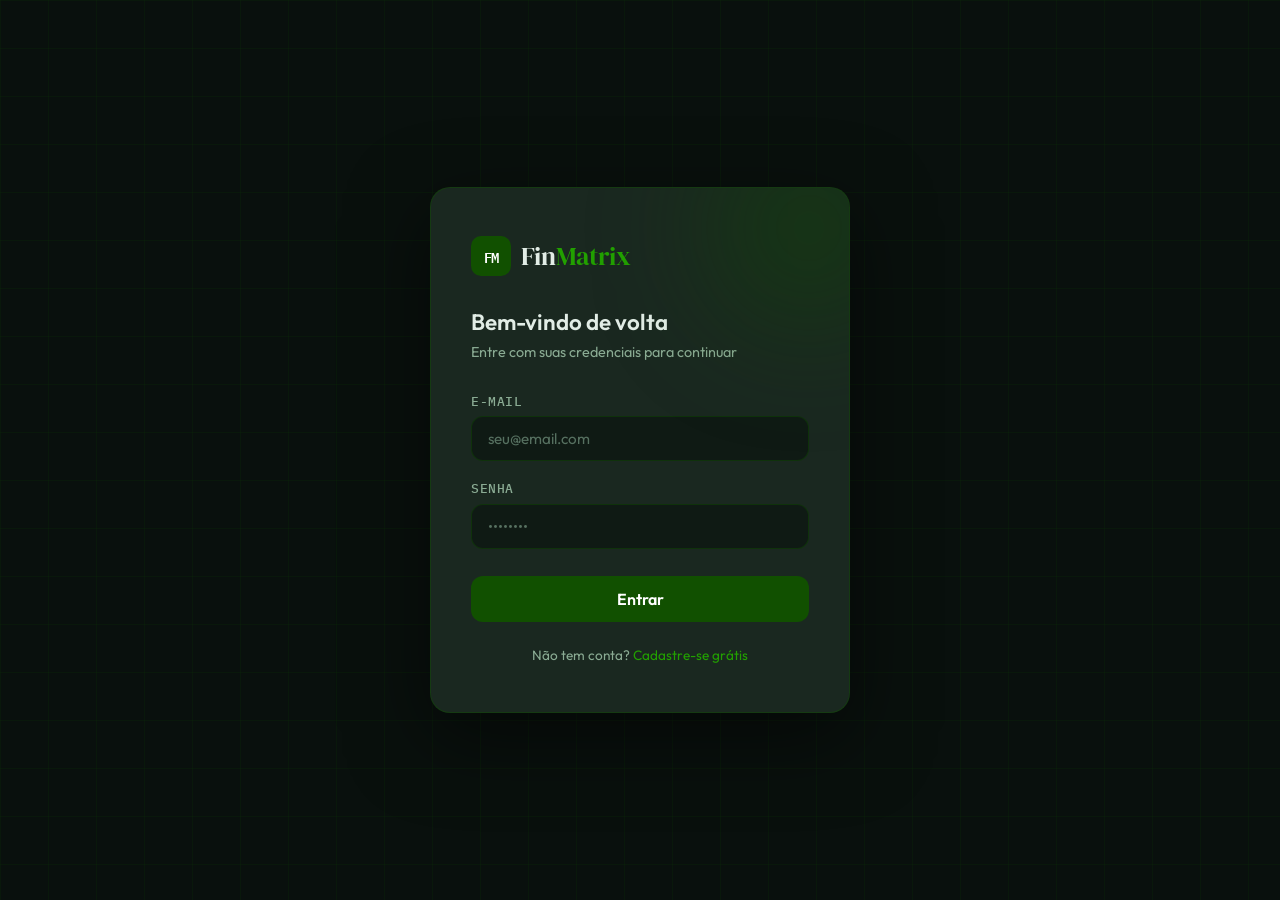
<file: index.html>
<!DOCTYPE html>
<html lang="pt-BR" data-theme="dark">
<head>
<meta charset="UTF-8">
<meta name="viewport" content="width=device-width, initial-scale=1.0">
<title>FinMatrix</title>
<link rel="preconnect" href="https://fonts.googleapis.com">
<link href="https://fonts.googleapis.com/css2?family=DM+Serif+Display:ital@0;1&family=IBM+Plex+Mono:wght@400;500;600&family=Outfit:wght@300;400;500;600&display=swap" rel="stylesheet">
<style>
*,*::before,*::after{box-sizing:border-box;margin:0;padding:0}

:root{
  --accent:#115000;
  --accent-l:#1a7800;
  --accent-ll:#22a000;
  --accent-glow:rgba(17,80,0,0.35);
  --radius:12px;
  --mono:'IBM Plex Mono',monospace;
  --sans:'Outfit',sans-serif;
  --serif:'DM Serif Display',serif;
  --transition:0.22s ease;
}

[data-theme="dark"]{
  --bg:#09100d;
  --bg2:#0f1a14;
  --bg3:#162010;
  --surface:#1a2820;
  --surface2:#213222;
  --border:rgba(17,80,0,0.25);
  --border2:rgba(17,80,0,0.45);
  --text:#e2ede6;
  --text2:#8aab93;
  --text3:#567060;
  --shadow:rgba(0,0,0,0.5);
}
[data-theme="light"]{
  --bg:#f4f8f5;
  --bg2:#eaf2ec;
  --bg3:#ddf0e2;
  --surface:#ffffff;
  --surface2:#f0f7f2;
  --border:rgba(17,80,0,0.15);
  --border2:rgba(17,80,0,0.35);
  --text:#0d1f12;
  --text2:#3a6647;
  --text3:#7aaa88;
  --shadow:rgba(17,80,0,0.08);
}

html{scroll-behavior:smooth}
body{
  font-family:var(--sans);
  background:var(--bg);
  color:var(--text);
  min-height:100vh;
  transition:background var(--transition),color var(--transition);
}

/* ── GRID BG ── */
body::before{
  content:'';
  position:fixed;inset:0;
  background-image:
    linear-gradient(var(--border) 1px,transparent 1px),
    linear-gradient(90deg,var(--border) 1px,transparent 1px);
  background-size:48px 48px;
  pointer-events:none;z-index:0;
  opacity:0.5;
}

/* ── PAGES ── */
.page{display:none;position:relative;z-index:1;min-height:100vh}
.page.active{display:flex;flex-direction:column}

/* ══════════════════════════════════════
   LOGIN
══════════════════════════════════════ */
#page-login{
  align-items:center;justify-content:center;
  padding:2rem;
}

.login-card{
  width:100%;max-width:420px;
  background:var(--surface);
  border:1px solid var(--border2);
  border-radius:20px;
  padding:3rem 2.5rem;
  box-shadow:0 24px 80px var(--shadow);
  position:relative;overflow:hidden;
}
.login-card::before{
  content:'';position:absolute;
  top:-60px;right:-60px;
  width:200px;height:200px;
  background:var(--accent-glow);
  border-radius:50%;filter:blur(60px);
  pointer-events:none;
}

.login-logo{
  display:flex;align-items:center;gap:10px;
  margin-bottom:2rem;
}
.login-logo-icon{
  width:40px;height:40px;
  background:var(--accent);
  border-radius:10px;
  display:flex;align-items:center;justify-content:center;
  font-family:var(--mono);font-weight:600;font-size:14px;
  color:#fff;letter-spacing:-1px;
}
.login-logo-name{
  font-family:var(--serif);font-size:1.6rem;
  color:var(--text);
}
.login-logo-name span{color:var(--accent-ll)}

.login-title{
  font-size:1.4rem;font-weight:600;
  margin-bottom:.4rem;color:var(--text);
}
.login-sub{font-size:.9rem;color:var(--text2);margin-bottom:2rem}

.field{margin-bottom:1.2rem}
.field label{
  display:block;font-size:.8rem;font-weight:500;
  color:var(--text2);margin-bottom:.4rem;
  font-family:var(--mono);letter-spacing:.04em;text-transform:uppercase;
}
.field input{
  width:100%;padding:.75rem 1rem;
  background:var(--bg2);
  border:1px solid var(--border2);
  border-radius:var(--radius);
  color:var(--text);font-size:.95rem;font-family:var(--sans);
  outline:none;transition:border-color var(--transition),box-shadow var(--transition);
}
.field input:focus{
  border-color:var(--accent-ll);
  box-shadow:0 0 0 3px var(--accent-glow);
}
.field input::placeholder{color:var(--text3)}

.btn-primary{
  width:100%;padding:.8rem;
  background:var(--accent);
  color:#fff;
  border:none;border-radius:var(--radius);
  font-family:var(--sans);font-weight:600;font-size:1rem;
  cursor:pointer;transition:background var(--transition),transform .1s;
  margin-top:.5rem;
}
.btn-primary:hover{background:var(--accent-l)}
.btn-primary:active{transform:scale(.98)}

.login-footer{
  text-align:center;margin-top:1.5rem;
  font-size:.85rem;color:var(--text2);
}
.login-footer a{color:var(--accent-ll);cursor:pointer;text-decoration:none}
.login-footer a:hover{text-decoration:underline}

.login-error{
  background:rgba(220,50,50,.1);border:1px solid rgba(220,50,50,.3);
  color:#f87;border-radius:8px;padding:.6rem 1rem;
  font-size:.85rem;margin-bottom:1rem;display:none;
}

/* ══════════════════════════════════════
   APP SHELL
══════════════════════════════════════ */
#page-app{flex-direction:row}

/* sidebar */
.sidebar{
  width:240px;min-height:100vh;
  background:var(--bg2);
  border-right:1px solid var(--border);
  display:flex;flex-direction:column;
  padding:1.5rem 0;
  position:fixed;top:0;left:0;bottom:0;
  z-index:50;transition:background var(--transition);
}

.sidebar-logo{
  display:flex;align-items:center;gap:10px;
  padding:0 1.5rem;margin-bottom:2rem;
}
.sidebar-logo-icon{
  width:36px;height:36px;background:var(--accent);
  border-radius:8px;display:flex;align-items:center;justify-content:center;
  font-family:var(--mono);font-weight:600;font-size:12px;color:#fff;
}
.sidebar-logo-name{font-family:var(--serif);font-size:1.3rem;color:var(--text)}
.sidebar-logo-name span{color:var(--accent-ll)}

.sidebar-section{
  font-family:var(--mono);font-size:.65rem;font-weight:500;
  color:var(--text3);text-transform:uppercase;letter-spacing:.1em;
  padding:0 1.5rem;margin-bottom:.5rem;margin-top:1rem;
}

.nav-item{
  display:flex;align-items:center;gap:.75rem;
  padding:.7rem 1.5rem;cursor:pointer;
  color:var(--text2);font-size:.9rem;font-weight:500;
  border-left:3px solid transparent;
  transition:all var(--transition);
}
.nav-item:hover{background:var(--surface);color:var(--text)}
.nav-item.active{
  background:var(--surface);
  color:var(--accent-ll);
  border-left-color:var(--accent-ll);
}
.nav-item svg{width:18px;height:18px;flex-shrink:0;opacity:.7}
.nav-item.active svg{opacity:1}

.sidebar-bottom{
  margin-top:auto;padding:1rem 1.5rem;
  border-top:1px solid var(--border);
}
.user-chip{
  display:flex;align-items:center;gap:.6rem;
  padding:.6rem;border-radius:10px;
  background:var(--surface);
}
.user-avatar{
  width:32px;height:32px;border-radius:50%;
  background:var(--accent);display:flex;align-items:center;justify-content:center;
  font-size:.8rem;font-weight:600;color:#fff;flex-shrink:0;
}
.user-name{font-size:.85rem;font-weight:500;color:var(--text);flex:1;min-width:0;white-space:nowrap;overflow:hidden;text-overflow:ellipsis}
.user-role{font-size:.7rem;color:var(--text2);font-family:var(--mono)}
.btn-logout{
  background:none;border:none;cursor:pointer;color:var(--text3);
  font-size:.8rem;font-family:var(--sans);transition:color var(--transition);
  padding:.3rem 0;width:100%;text-align:left;margin-top:.5rem;
}
.btn-logout:hover{color:var(--accent-ll)}

/* main area */
.main{
  margin-left:240px;flex:1;
  padding:2rem;min-height:100vh;
}

/* topbar */
.topbar{
  display:flex;align-items:center;justify-content:space-between;
  margin-bottom:2rem;
}
.topbar-title{font-family:var(--serif);font-size:1.8rem;color:var(--text)}
.topbar-sub{font-size:.85rem;color:var(--text2);font-family:var(--mono);margin-top:.2rem}

.theme-toggle{
  background:var(--surface);border:1px solid var(--border2);
  border-radius:100px;padding:.4rem .9rem;
  display:flex;align-items:center;gap:.5rem;
  cursor:pointer;font-size:.82rem;color:var(--text2);
  font-family:var(--mono);transition:all var(--transition);
}
.theme-toggle:hover{border-color:var(--accent-ll);color:var(--text)}

/* sub-tabs */
.tab-bar{
  display:flex;gap:.4rem;
  border-bottom:1px solid var(--border);
  margin-bottom:2rem;
}
.tab{
  padding:.6rem 1.2rem;font-size:.88rem;font-weight:500;
  border-radius:8px 8px 0 0;cursor:pointer;color:var(--text2);
  border:1px solid transparent;border-bottom:none;
  transition:all var(--transition);
}
.tab:hover{color:var(--text);background:var(--surface2)}
.tab.active{
  color:var(--accent-ll);background:var(--surface);
  border-color:var(--border2);
  position:relative;
}
.tab.active::after{
  content:'';position:absolute;bottom:-1px;left:0;right:0;height:1px;
  background:var(--surface);
}

.tab-panel{display:none}
.tab-panel.active{display:block}

/* cards */
.card{
  background:var(--surface);
  border:1px solid var(--border);
  border-radius:var(--radius);
  padding:1.4rem;
  transition:background var(--transition);
}
.card-title{
  font-size:.7rem;font-weight:500;font-family:var(--mono);
  text-transform:uppercase;letter-spacing:.08em;
  color:var(--text2);margin-bottom:.5rem;
}
.card-value{
  font-size:1.8rem;font-weight:600;color:var(--text);
  font-family:var(--mono);letter-spacing:-.03em;
}
.card-sub{font-size:.8rem;color:var(--text2);margin-top:.3rem}
.card-sub.positive{color:#4caf7d}
.card-sub.negative{color:#e07070}
.card-sub.neutral{color:var(--accent-ll)}

.grid-4{display:grid;grid-template-columns:repeat(4,1fr);gap:1rem;margin-bottom:1.5rem}
.grid-2{display:grid;grid-template-columns:1fr 1fr;gap:1rem;margin-bottom:1.5rem}

/* section title */
.section-title{
  font-size:1rem;font-weight:600;color:var(--text);
  margin-bottom:1rem;display:flex;align-items:center;gap:.5rem;
}
.section-title::before{
  content:'';display:block;width:3px;height:16px;
  background:var(--accent-ll);border-radius:2px;
}

/* status badge */
.badge{
  display:inline-block;
  padding:.25rem .7rem;border-radius:100px;
  font-size:.72rem;font-family:var(--mono);font-weight:500;
}
.badge-green{background:rgba(34,160,0,.12);color:var(--accent-ll);border:1px solid rgba(34,160,0,.25)}
.badge-amber{background:rgba(200,150,0,.12);color:#d4a017;border:1px solid rgba(200,150,0,.2)}
.badge-red{background:rgba(220,60,60,.12);color:#e07070;border:1px solid rgba(220,60,60,.2)}

/* progress bar */
.prog-wrap{margin-bottom:1rem}
.prog-header{display:flex;justify-content:space-between;font-size:.82rem;color:var(--text2);margin-bottom:.4rem}
.prog-bar{height:8px;background:var(--bg3);border-radius:4px;overflow:hidden}
.prog-fill{height:100%;border-radius:4px;background:var(--accent);transition:width .6s ease}

/* transações */
.tx-row{
  display:flex;align-items:center;justify-content:space-between;
  padding:.8rem 1rem;border-radius:10px;
  background:var(--surface2);margin-bottom:.5rem;
  border:1px solid var(--border);
}
.tx-name{font-size:.9rem;color:var(--text);font-weight:500}
.tx-cat{font-size:.75rem;color:var(--text2);font-family:var(--mono);margin-top:.1rem}
.tx-val{font-family:var(--mono);font-weight:600;font-size:.9rem}

/* rec cards */
.rec-card{
  background:var(--surface);border:1px solid var(--border);
  border-radius:var(--radius);padding:1.2rem 1.4rem;
  margin-bottom:.8rem;display:flex;align-items:flex-start;gap:1rem;
}
.rec-icon{
  width:40px;height:40px;border-radius:10px;flex-shrink:0;
  display:flex;align-items:center;justify-content:center;font-size:1.1rem;
}
.rec-icon.green{background:rgba(17,80,0,.15)}
.rec-icon.amber{background:rgba(200,150,0,.12)}
.rec-icon.red{background:rgba(220,60,60,.1)}
.rec-body{flex:1}
.rec-title{font-weight:600;font-size:.95rem;color:var(--text);margin-bottom:.3rem}
.rec-desc{font-size:.85rem;color:var(--text2);line-height:1.6}
.rec-impact{
  font-family:var(--mono);font-size:.8rem;font-weight:500;
  margin-top:.5rem;
}

/* metas */
.meta-card{
  background:var(--surface);border:1px solid var(--border);
  border-radius:var(--radius);padding:1.4rem;margin-bottom:.8rem;
}
.meta-header{display:flex;justify-content:space-between;align-items:flex-start;margin-bottom:1rem}
.meta-name{font-weight:600;font-size:.95rem;color:var(--text)}
.meta-deadline{font-size:.75rem;color:var(--text2);font-family:var(--mono);margin-top:.2rem}
.meta-valor{font-family:var(--mono);font-size:.85rem;font-weight:500;color:var(--accent-ll)}

/* ── MODELO MATEMÁTICO ── */
.matrix-section{
  background:var(--surface);border:1px solid var(--border);
  border-radius:var(--radius);padding:1.6rem;margin-bottom:1.5rem;
}
.matrix-label{
  font-family:var(--mono);font-size:.75rem;color:var(--accent-ll);
  letter-spacing:.08em;text-transform:uppercase;margin-bottom:1rem;
  display:flex;align-items:center;gap:.5rem;
}
.matrix-label::before{content:'[ ]';opacity:.5}
.matrix-eq{
  font-family:var(--mono);font-size:1.1rem;color:var(--text);
  margin-bottom:1.5rem;display:flex;align-items:center;gap:1rem;flex-wrap:wrap;
}
.matrix-eq .eq-sym{color:var(--accent-ll);font-size:1.3rem}

.matrix-grid{
  display:inline-grid;
  border-left:3px solid var(--text2);border-right:3px solid var(--text2);
  padding:.5rem .8rem;gap:.4rem;
  position:relative;
}
.matrix-grid::before,.matrix-grid::after{
  content:'';position:absolute;
  width:8px;height:calc(100% + 6px);top:-3px;
  border-top:3px solid var(--text2);border-bottom:3px solid var(--text2);
}
.matrix-grid::before{left:-3px}
.matrix-grid::after{right:-3px}

.matrix-input{
  width:64px;padding:.4rem .5rem;
  background:var(--bg2);border:1px solid var(--border2);
  border-radius:6px;color:var(--text);font-family:var(--mono);
  font-size:.9rem;text-align:center;outline:none;
  transition:border-color var(--transition),box-shadow var(--transition);
}
.matrix-input:focus{border-color:var(--accent-ll);box-shadow:0 0 0 2px var(--accent-glow)}

.vec-grid{
  display:inline-grid;grid-template-columns:1fr;
  border-left:3px solid var(--text2);border-right:3px solid var(--text2);
  padding:.5rem .8rem;gap:.4rem;
  position:relative;
}
.vec-grid::before,.vec-grid::after{
  content:'';position:absolute;
  width:8px;height:calc(100% + 6px);top:-3px;
  border-top:3px solid var(--text2);border-bottom:3px solid var(--text2);
}
.vec-grid::before{left:-3px}
.vec-grid::after{right:-3px}

.btn-solve{
  background:var(--accent);color:#fff;border:none;
  padding:.75rem 2rem;border-radius:var(--radius);
  font-family:var(--mono);font-weight:600;font-size:.9rem;
  cursor:pointer;transition:background var(--transition),transform .1s;
  display:flex;align-items:center;gap:.5rem;margin-top:1.5rem;
}
.btn-solve:hover{background:var(--accent-l)}
.btn-solve:active{transform:scale(.97)}

.solution-box{
  background:var(--bg2);border:1px solid var(--border2);
  border-radius:var(--radius);padding:1.2rem 1.4rem;
  margin-top:1rem;display:none;
}
.solution-box.visible{display:block}
.sol-label{font-family:var(--mono);font-size:.72rem;color:var(--text3);text-transform:uppercase;letter-spacing:.08em;margin-bottom:.8rem}
.sol-vec{display:flex;gap:.5rem;flex-wrap:wrap}
.sol-cell{
  background:var(--surface);border:1px solid var(--border2);
  border-radius:8px;padding:.5rem 1rem;
  font-family:var(--mono);font-size:.95rem;color:var(--accent-ll);
  font-weight:500;
}
.sol-err{color:#e07070;font-family:var(--mono);font-size:.85rem}

.matrix-size-ctrl{
  display:flex;align-items:center;gap:.75rem;margin-bottom:1.5rem;flex-wrap:wrap;
}
.matrix-size-ctrl label{font-size:.82rem;color:var(--text2);font-family:var(--mono)}
.size-btn{
  background:var(--surface2);border:1px solid var(--border2);
  color:var(--text);border-radius:6px;padding:.3rem .7rem;
  font-family:var(--mono);font-size:.85rem;cursor:pointer;
  transition:all var(--transition);
}
.size-btn:hover{border-color:var(--accent-ll);color:var(--accent-ll)}
.size-display{
  font-family:var(--mono);font-size:.9rem;font-weight:600;
  color:var(--accent-ll);min-width:24px;text-align:center;
}

/* mini chart bars */
.chart-bars{display:flex;align-items:flex-end;gap:6px;height:80px;margin-top:.8rem}
.bar{
  flex:1;border-radius:4px 4px 0 0;
  background:rgba(17,80,0,.25);position:relative;min-height:6px;
  transition:background .2s;cursor:default;
}
.bar.hi{background:var(--accent)}
.bar:hover{background:var(--accent-ll)!important}
.bar-lbl{
  position:absolute;bottom:-18px;left:50%;transform:translateX(-50%);
  font-family:var(--mono);font-size:.6rem;color:var(--text3);white-space:nowrap;
}

@media(max-width:860px){
  .sidebar{transform:translateX(-100%)}
  .main{margin-left:0}
  .grid-4{grid-template-columns:1fr 1fr}
}
@media(max-width:540px){
  .grid-4{grid-template-columns:1fr}
  .grid-2{grid-template-columns:1fr}
}
</style>
</head>
<body>

<!-- ══════════════ LOGIN ══════════════ -->
<div class="page active" id="page-login">
  <div class="login-card">
    <div class="login-logo">
      <div class="login-logo-icon">FM</div>
      <div class="login-logo-name">Fin<span>Matrix</span></div>
    </div>
    <div class="login-title">Bem-vindo de volta</div>
    <div class="login-sub">Entre com suas credenciais para continuar</div>
    <div class="login-error" id="login-error">E-mail ou senha incorretos.</div>
    <div class="field">
      <label>E-mail</label>
      <input type="email" id="inp-email" placeholder="seu@email.com" autocomplete="email">
    </div>
    <div class="field">
      <label>Senha</label>
      <input type="password" id="inp-senha" placeholder="••••••••" autocomplete="current-password">
    </div>
    <button class="btn-primary" onclick="doLogin()">Entrar</button>
    <div class="login-footer">
      Não tem conta? <a onclick="doLogin()">Cadastre-se grátis</a>
    </div>
  </div>
</div>

<!-- ══════════════ APP ══════════════ -->
<div class="page" id="page-app">

  <!-- SIDEBAR -->
  <nav class="sidebar">
    <div class="sidebar-logo">
      <div class="sidebar-logo-icon">FM</div>
      <div class="sidebar-logo-name">Fin<span>Matrix</span></div>
    </div>

    <div class="sidebar-section">Principal</div>
    <div class="nav-item active" onclick="showNav('dashboard',this)">
      <svg viewBox="0 0 24 24" fill="none" stroke="currentColor" stroke-width="2"><rect x="3" y="3" width="7" height="7" rx="1"/><rect x="14" y="3" width="7" height="7" rx="1"/><rect x="3" y="14" width="7" height="7" rx="1"/><rect x="14" y="14" width="7" height="7" rx="1"/></svg>
      Dashboard
    </div>
    <div class="nav-item" onclick="showNav('recomendacoes',this)">
      <svg viewBox="0 0 24 24" fill="none" stroke="currentColor" stroke-width="2"><path d="M9 18h6M10 22h4M12 2a7 7 0 0 1 7 7c0 2.38-1.19 4.47-3 5.74V17H8v-2.26C6.19 13.47 5 11.38 5 9a7 7 0 0 1 7-7z"/></svg>
      Recomendações
    </div>
    <div class="nav-item" onclick="showNav('metas',this)">
      <svg viewBox="0 0 24 24" fill="none" stroke="currentColor" stroke-width="2"><circle cx="12" cy="12" r="10"/><circle cx="12" cy="12" r="6"/><circle cx="12" cy="12" r="2"/></svg>
      Metas
    </div>
    <div class="nav-item" onclick="showNav('modelo',this)">
      <svg viewBox="0 0 24 24" fill="none" stroke="currentColor" stroke-width="2"><path d="M4 7h16M4 12h16M4 17h16M9 2v20M15 2v20"/></svg>
      Modelo Matemático
    </div>

    <div class="sidebar-bottom">
      <div class="user-chip">
        <div class="user-avatar">EA</div>
        <div>
          <div class="user-name">Everton Andrade</div>
          <div class="user-role">Plano Pro</div>
        </div>
      </div>
      <button class="btn-logout" onclick="doLogout()">← Sair da conta</button>
    </div>
  </nav>

  <!-- MAIN -->
  <main class="main">

    <!-- topbar -->
    <div class="topbar">
      <div>
        <div class="topbar-title" id="topbar-title">Dashboard</div>
        <div class="topbar-sub" id="topbar-sub">Visão geral · Julho 2025</div>
      </div>
      <button class="theme-toggle" onclick="toggleTheme()" id="theme-btn">☀ Modo claro</button>
    </div>

    <!-- ── DASHBOARD ── -->
    <div id="nav-dashboard" class="nav-panel">
      <div class="grid-4">
        <div class="card">
          <div class="card-title">Saldo consolidado</div>
          <div class="card-value">R$48.320</div>
          <div class="card-sub positive">↑ 12,4% este mês</div>
        </div>
        <div class="card">
          <div class="card-title">Receitas</div>
          <div class="card-value">R$9.700</div>
          <div class="card-sub positive">↑ +R$1.200 vs mês ant.</div>
        </div>
        <div class="card">
          <div class="card-title">Despesas</div>
          <div class="card-value">R$7.450</div>
          <div class="card-sub negative">↑ +R$320 vs mês ant.</div>
        </div>
        <div class="card">
          <div class="card-title">Cumprimento de metas</div>
          <div class="card-value">87%</div>
          <div class="card-sub neutral">→ R$1.2k restam</div>
        </div>
      </div>

      <!-- status modelo -->
      <div class="card" style="margin-bottom:1.5rem;border-color:rgba(34,160,0,.3)">
        <div style="display:flex;align-items:center;justify-content:space-between;flex-wrap:wrap;gap:.5rem">
          <div>
            <div class="card-title">Status do modelo matricial</div>
            <div style="font-size:.95rem;font-weight:600;color:var(--text);margin-bottom:.3rem">
              Sistema Ax = b processado <span class="badge badge-green" style="margin-left:.5rem">✓ Ok</span>
            </div>
            <div style="font-size:.85rem;color:var(--text2)">3 variáveis fora do equilíbrio · Meta atingível em 47 dias</div>
          </div>
          <button class="btn-solve" style="margin-top:0" onclick="showNav('modelo',document.querySelectorAll('.nav-item')[3])">Ver modelo →</button>
        </div>
      </div>

      <div class="grid-2">
        <div class="card">
          <div class="section-title">Distribuição de gastos</div>
          <div class="chart-bars">
            <div class="bar" style="height:58%"><span class="bar-lbl">Moradia</span></div>
            <div class="bar" style="height:32%"><span class="bar-lbl">Alimentação</span></div>
            <div class="bar hi" style="height:78%"><span class="bar-lbl">Transporte</span></div>
            <div class="bar" style="height:45%"><span class="bar-lbl">Lazer</span></div>
            <div class="bar" style="height:20%"><span class="bar-lbl">Saúde</span></div>
            <div class="bar" style="height:28%"><span class="bar-lbl">Educação</span></div>
          </div>
        </div>
        <div class="card">
          <div class="section-title">Últimas transações</div>
          <div class="tx-row">
            <div><div class="tx-name">Salário</div><div class="tx-cat">Receita</div></div>
            <div class="tx-val" style="color:#4caf7d">+R$8.500</div>
          </div>
          <div class="tx-row">
            <div><div class="tx-name">Supermercado</div><div class="tx-cat">Alimentação</div></div>
            <div class="tx-val" style="color:#e07070">-R$320</div>
          </div>
          <div class="tx-row">
            <div><div class="tx-name">Freelance</div><div class="tx-cat">Receita extra</div></div>
            <div class="tx-val" style="color:#4caf7d">+R$1.200</div>
          </div>
          <div class="tx-row">
            <div><div class="tx-name">Conta de luz</div><div class="tx-cat">Utilidades</div></div>
            <div class="tx-val" style="color:#e07070">-R$180</div>
          </div>
        </div>
      </div>
    </div>

    <!-- ── RECOMENDAÇÕES ── -->
    <div id="nav-recomendacoes" class="nav-panel" style="display:none">
      <div class="card" style="margin-bottom:1.5rem;border-color:rgba(34,160,0,.3)">
        <div style="font-size:.85rem;color:var(--text2);font-family:var(--mono)">
          Baseado na solução do sistema <strong style="color:var(--accent-ll)">Ax = b</strong> com seus dados reais · 4 ajustes identificados
        </div>
      </div>

      <div class="section-title">Plano de ajuste automático</div>

      <div class="rec-card">
        <div class="rec-icon red">📉</div>
        <div class="rec-body">
          <div class="rec-title">Reduzir gastos com lazer</div>
          <div class="rec-desc">Seus gastos com lazer estão 38% acima do vetor ótimo calculado pelo modelo. A variável x₃ indica necessidade de ajuste imediato.</div>
          <div class="rec-impact" style="color:#e07070">Economia potencial: -R$ 420/mês <span class="badge badge-red" style="margin-left:.5rem">Urgente</span></div>
        </div>
      </div>

      <div class="rec-card">
        <div class="rec-icon red">🏠</div>
        <div class="rec-body">
          <div class="rec-title">Renegociar moradia</div>
          <div class="rec-desc">A variável moradia representa 42% do orçamento. O modelo indica que o coeficiente ideal seria ≤ 30% da receita total.</div>
          <div class="rec-impact" style="color:#e07070">Economia potencial: -R$ 800/mês <span class="badge badge-red" style="margin-left:.5rem">Urgente</span></div>
        </div>
      </div>

      <div class="rec-card">
        <div class="rec-icon green">💰</div>
        <div class="rec-body">
          <div class="rec-title">Aumentar reserva de emergência</div>
          <div class="rec-desc">A solução do sistema indica que aportar R$ 300/mês garante 6 meses de reserva em 14 meses, sem comprometer outras metas.</div>
          <div class="rec-impact" style="color:var(--accent-ll)">Aporte sugerido: +R$ 300/mês <span class="badge badge-green" style="margin-left:.5rem">Recomendado</span></div>
        </div>
      </div>

      <div class="rec-card">
        <div class="rec-icon amber">📊</div>
        <div class="rec-body">
          <div class="rec-title">Revisar assinaturas fixas</div>
          <div class="rec-desc">Identificamos R$ 185/mês em serviços recorrentes com baixa utilização no último trimestre.</div>
          <div class="rec-impact" style="color:#d4a017">Economia potencial: -R$ 185/mês <span class="badge badge-amber" style="margin-left:.5rem">Atenção</span></div>
        </div>
      </div>
    </div>

    <!-- ── METAS ── -->
    <div id="nav-metas" class="nav-panel" style="display:none">
      <div class="grid-4" style="margin-bottom:1.5rem">
        <div class="card">
          <div class="card-title">Total de metas</div>
          <div class="card-value">4</div>
          <div class="card-sub neutral">→ 2 no prazo</div>
        </div>
        <div class="card">
          <div class="card-title">Em dia</div>
          <div class="card-value" style="color:#4caf7d">2</div>
          <div class="card-sub positive">↑ no caminho certo</div>
        </div>
        <div class="card">
          <div class="card-title">Atrasadas</div>
          <div class="card-value" style="color:#e07070">1</div>
          <div class="card-sub negative">↓ revisão necessária</div>
        </div>
        <div class="card">
          <div class="card-title">Concluídas</div>
          <div class="card-value">1</div>
          <div class="card-sub positive">✓ este mês</div>
        </div>
      </div>

      <div class="section-title">Suas metas</div>

      <div class="meta-card">
        <div class="meta-header">
          <div><div class="meta-name">Reserva de emergência</div><div class="meta-deadline">Prazo: dezembro 2025</div></div>
          <div><div class="meta-valor">R$4.200 / R$6.000</div><span class="badge badge-green">No prazo</span></div>
        </div>
        <div class="prog-bar"><div class="prog-fill" style="width:70%"></div></div>
        <div style="font-size:.75rem;color:var(--text2);margin-top:.4rem;font-family:var(--mono)">70% concluído</div>
      </div>

      <div class="meta-card">
        <div class="meta-header">
          <div><div class="meta-name">Viagem internacional</div><div class="meta-deadline">Prazo: março 2026</div></div>
          <div><div class="meta-valor">R$3.500 / R$8.000</div><span class="badge badge-amber">Atenção</span></div>
        </div>
        <div class="prog-bar"><div class="prog-fill" style="width:44%;background:#d4a017"></div></div>
        <div style="font-size:.75rem;color:var(--text2);margin-top:.4rem;font-family:var(--mono)">44% concluído</div>
      </div>

      <div class="meta-card">
        <div class="meta-header">
          <div><div class="meta-name">Notebook novo</div><div class="meta-deadline">Prazo: setembro 2025</div></div>
          <div><div class="meta-valor">R$800 / R$3.500</div><span class="badge badge-red">Atrasada</span></div>
        </div>
        <div class="prog-bar"><div class="prog-fill" style="width:23%;background:#e07070"></div></div>
        <div style="font-size:.75rem;color:var(--text2);margin-top:.4rem;font-family:var(--mono)">23% concluído</div>
      </div>

      <div class="meta-card">
        <div class="meta-header">
          <div><div class="meta-name">Quitar cartão de crédito</div><div class="meta-deadline">Concluída em julho 2025</div></div>
          <div><div class="meta-valor">R$2.300 / R$2.300</div><span class="badge badge-green">✓ Concluída</span></div>
        </div>
        <div class="prog-bar"><div class="prog-fill" style="width:100%"></div></div>
        <div style="font-size:.75rem;color:var(--text2);margin-top:.4rem;font-family:var(--mono)">100% concluído</div>
      </div>
    </div>

    <!-- ── MODELO MATEMÁTICO ── -->
    <div id="nav-modelo" class="nav-panel" style="display:none">

      <div class="card" style="margin-bottom:1.5rem;border-color:rgba(34,160,0,.3)">
        <div style="font-size:.85rem;color:var(--text2);line-height:1.7">
          Edite a matriz <strong style="color:var(--accent-ll);font-family:var(--mono)">A</strong> e o vetor 
          <strong style="color:var(--accent-ll);font-family:var(--mono)">b</strong> abaixo. O sistema resolve 
          <strong style="color:var(--accent-ll);font-family:var(--mono)">Ax = b</strong> usando eliminação gaussiana e exibe o vetor solução 
          <strong style="color:var(--accent-ll);font-family:var(--mono)">x</strong>.
        </div>
      </div>

      <!-- controle de tamanho -->
      <div class="matrix-section">
        <div class="matrix-label">Tamanho da matriz</div>
        <div class="matrix-size-ctrl">
          <label>Linhas / colunas:</label>
          <button class="size-btn" onclick="changeSize(-1)">−</button>
          <span class="size-display" id="size-display">3</span>
          <button class="size-btn" onclick="changeSize(1)">+</button>
          <span style="font-size:.8rem;color:var(--text3);font-family:var(--mono)">(máx. 5×5)</span>
        </div>

        <div class="matrix-eq" id="matrix-eq-display">
          <!-- renderizado por JS -->
        </div>

        <button class="btn-solve" onclick="solveSystem()">
          <svg width="16" height="16" viewBox="0 0 24 24" fill="none" stroke="currentColor" stroke-width="2"><path d="M5 12h14M12 5l7 7-7 7"/></svg>
          Resolver Ax = b
        </button>

        <div class="solution-box" id="solution-box">
          <div class="sol-label">Vetor solução x =</div>
          <div class="sol-vec" id="sol-vec"></div>
        </div>
      </div>

      <!-- interpretação -->
      <div class="matrix-section">
        <div class="matrix-label">Interpretação financeira</div>
        <div style="font-size:.88rem;color:var(--text2);line-height:1.8">
          No contexto do FinMatrix, cada linha da matriz <span style="font-family:var(--mono);color:var(--accent-ll)">A</span> representa a relação entre categorias de gastos. O vetor <span style="font-family:var(--mono);color:var(--accent-ll)">b</span> são suas metas mensais em reais. O vetor solução <span style="font-family:var(--mono);color:var(--accent-ll)">x</span> indica o valor ideal que cada categoria deve ter para equilibrar o orçamento simultaneamente.
        </div>
        <div style="margin-top:1rem;padding:1rem;background:var(--bg2);border-radius:8px;font-family:var(--mono);font-size:.8rem;color:var(--text2);line-height:1.9">
          Exemplo: linha 1 → [1, 0.3, 0.1] significa que moradia depende 30% de alimentação e 10% de lazer<br>
          b[0] = 3500 → meta de moradia: R$3.500/mês<br>
          x[0] = ? → valor ideal resolvido automaticamente
        </div>
      </div>
    </div>

  </main>
</div>

<script>
// ── LOGIN ──
function doLogin(){
  const e=document.getElementById('inp-email').value;
  const s=document.getElementById('inp-senha').value;
  const err=document.getElementById('login-error');
  if(!e||!s){err.style.display='block';err.textContent='Preencha todos os campos.';return}
  err.style.display='none';
  document.getElementById('page-login').classList.remove('active');
  document.getElementById('page-app').classList.add('active');
}
document.getElementById('inp-senha').addEventListener('keydown',e=>{if(e.key==='Enter')doLogin()});

function doLogout(){
  document.getElementById('page-app').classList.remove('active');
  document.getElementById('page-login').classList.add('active');
}

// ── NAVEGAÇÃO ──
function showNav(id, el){
  document.querySelectorAll('.nav-panel').forEach(p=>p.style.display='none');
  document.getElementById('nav-'+id).style.display='block';
  document.querySelectorAll('.nav-item').forEach(n=>n.classList.remove('active'));
  el.classList.add('active');
  const titles={
    dashboard:['Dashboard','Visão geral · Julho 2025'],
    recomendacoes:['Recomendações','Plano de ajuste automático · Modelo Ax = b'],
    metas:['Metas','Objetivos financeiros · Acompanhamento'],
    modelo:['Modelo Matemático','Sistema linear interativo · Ax = b'],
  };
  document.getElementById('topbar-title').textContent=titles[id][0];
  document.getElementById('topbar-sub').textContent=titles[id][1];
  if(id==='modelo')renderMatrix();
}

// ── TEMA ──
function toggleTheme(){
  const html=document.documentElement;
  const dark=html.getAttribute('data-theme')==='dark';
  html.setAttribute('data-theme',dark?'light':'dark');
  document.getElementById('theme-btn').textContent=dark?'☾ Modo escuro':'☀ Modo claro';
}

// ── MODELO MATEMÁTICO ──
let N=3;

function changeSize(d){
  N=Math.min(5,Math.max(2,N+d));
  document.getElementById('size-display').textContent=N;
  document.getElementById('solution-box').classList.remove('visible');
  renderMatrix();
}

// Valores default para A e b
const defaultA={
  2:[[2,1],[1,3]],
  3:[[2,1,0],[1,3,1],[0,1,4]],
  4:[[4,1,0,0],[1,4,1,0],[0,1,4,1],[0,0,1,3]],
  5:[[5,1,0,0,0],[1,4,1,0,0],[0,1,4,1,0],[0,0,1,4,1],[0,0,0,1,3]],
};
const defaultB={2:[5,10],3:[8500,3200,1500],4:[8500,3200,1500,2000],5:[8500,3200,1500,2000,500]};

function renderMatrix(){
  const eq=document.getElementById('matrix-eq-display');
  const dA=defaultA[N], dB=defaultB[N];

  // Matriz A
  let aHtml=`<div style="display:inline-block"><div style="font-family:var(--mono);font-size:.75rem;color:var(--text3);margin-bottom:.3rem;text-align:center">A</div>
    <div class="matrix-grid" style="grid-template-columns:repeat(${N},1fr)">`;
  for(let i=0;i<N;i++) for(let j=0;j<N;j++)
    aHtml+=`<input class="matrix-input" id="a${i}${j}" type="number" step="0.01" value="${dA[i][j]}">`;
  aHtml+=`</div></div>`;

  // Vetor b
  let bHtml=`<div style="display:inline-block"><div style="font-family:var(--mono);font-size:.75rem;color:var(--text3);margin-bottom:.3rem;text-align:center">b</div>
    <div class="vec-grid">`;
  for(let i=0;i<N;i++)
    bHtml+=`<input class="matrix-input" id="b${i}" type="number" step="0.01" value="${dB[i]}">`;
  bHtml+=`</div></div>`;

  eq.innerHTML=`${aHtml}
    <div class="eq-sym">·</div>
    <div style="display:inline-block"><div style="font-family:var(--mono);font-size:.75rem;color:var(--accent-ll);margin-bottom:.3rem;text-align:center">x</div>
      <div class="vec-grid">${Array.from({length:N},(_,i)=>`<div style="padding:.4rem .5rem;font-family:var(--mono);font-size:.9rem;color:var(--text3)">x${toSub(i)}</div>`).join('')}</div>
    </div>
    <div class="eq-sym">=</div>
    ${bHtml}`;
}

function toSub(i){return['₁','₂','₃','₄','₅'][i]}

// Eliminação gaussiana
function gaussianElimination(A,b){
  const n=A.length;
  const M=A.map((row,i)=>[...row,b[i]]);
  for(let col=0;col<n;col++){
    let pivot=col;
    for(let r=col+1;r<n;r++) if(Math.abs(M[r][col])>Math.abs(M[pivot][col]))pivot=r;
    [M[col],M[pivot]]=[M[pivot],M[col]];
    if(Math.abs(M[col][col])<1e-12) return null; // singular
    for(let r=0;r<n;r++){
      if(r===col)continue;
      const f=M[r][col]/M[col][col];
      for(let c=col;c<=n;c++) M[r][c]-=f*M[col][c];
    }
  }
  return M.map((row,i)=>row[n]/row[i]);
}

function solveSystem(){
  const A=[],b=[];
  for(let i=0;i<N;i++){
    A.push([]);
    for(let j=0;j<N;j++){
      const v=parseFloat(document.getElementById(`a${i}${j}`).value)||0;
      A[i].push(v);
    }
    b.push(parseFloat(document.getElementById(`b${i}`).value)||0);
  }
  const x=gaussianElimination(A,b);
  const box=document.getElementById('solution-box');
  const vec=document.getElementById('sol-vec');
  box.classList.add('visible');
  if(!x){
    vec.innerHTML='<span class="sol-err">Sistema sem solução única (matriz singular)</span>';
    return;
  }
  vec.innerHTML=x.map((v,i)=>
    `<div class="sol-cell">x${toSub(i)} = ${v.toLocaleString('pt-BR',{maximumFractionDigits:2})}</div>`
  ).join('');
}

// inicia matriz ao carregar
document.addEventListener('DOMContentLoaded',()=>{
  // Pre-render para quando acessar modelo
});
</script>
</body>
</html>
</file>
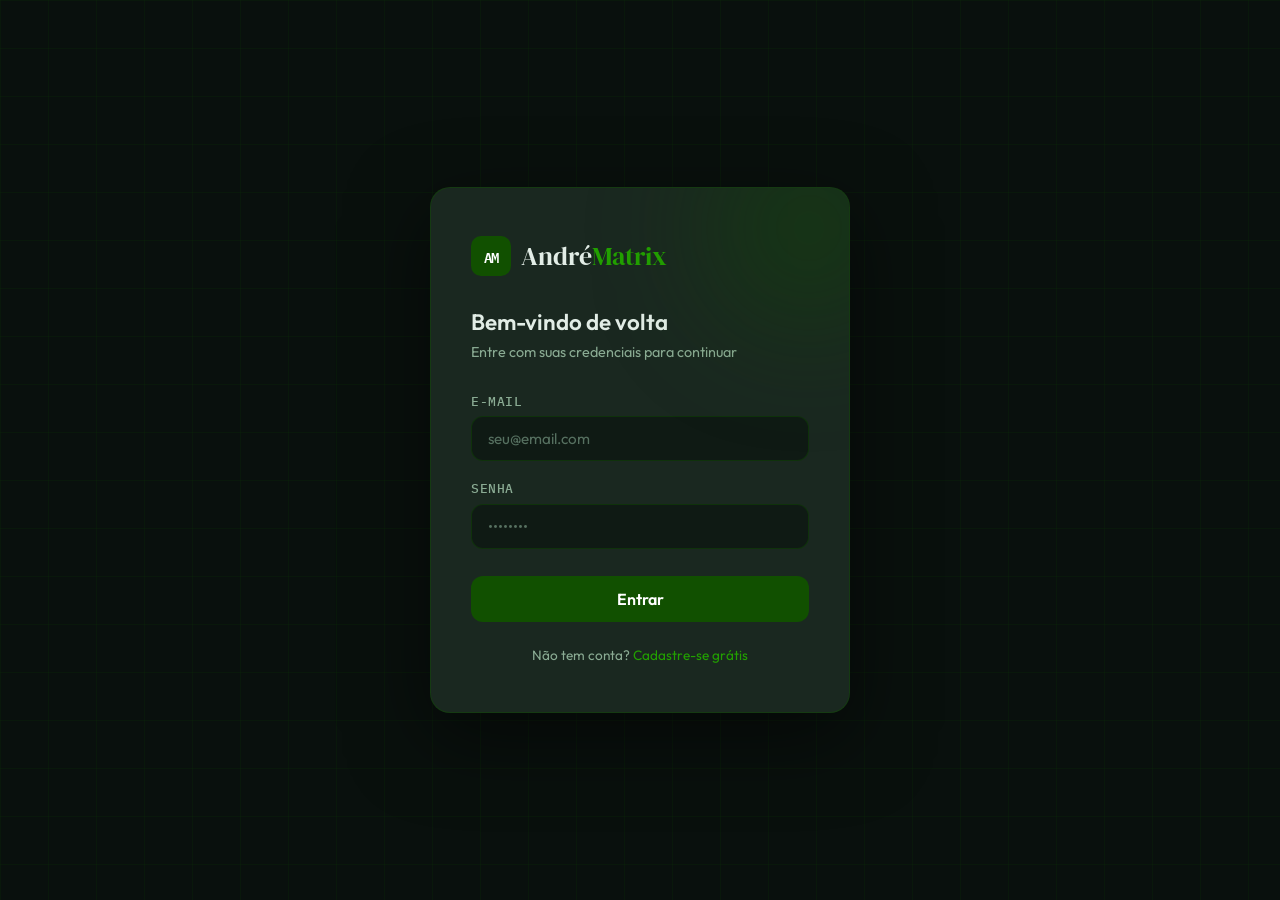
<file: Projeto FinMatrix/index.html>
<!DOCTYPE html>
<html lang="pt-BR" data-theme="dark">
    <head>
        <meta charset="UTF-8">
        <meta name="viewport" content="width=device-width, initial-scale=1.0">
        <title>FinMatrix</title>
        <link rel="preconnect" href="https://fonts.googleapis.com">
        <link href="https://fonts.googleapis.com/css2?family=DM+Serif+Display:ital@0;1&family=IBM+Plex+Mono:wght@400;500;600&family=Outfit:wght@300;400;500;600&display=swap" rel="stylesheet">
        <link rel="stylesheet" href="style/style.css">
        <link rel="shortcut icon" href="imgs/Fm-icon.png" type="image/x-icon">
    </head>
<body>

<!-- ══════════════ LOGIN ══════════════ -->
<div class="page active" id="page-login">
  <div class="login-card">
    <div class="login-logo">
      <div class="login-logo-icon">AM</div>
      <div class="login-logo-name">André<span>Matrix</span></div>
    </div>
    <div class="login-title">Bem-vindo de volta</div>
    <div class="login-sub">Entre com suas credenciais para continuar</div>
    <div class="login-error" id="login-error">E-mail ou senha incorretos.</div>
    <div class="field">
      <label>E-mail</label>
      <input type="email" id="inp-email" placeholder="seu@email.com" autocomplete="email">
    </div>
    <div class="field">
      <label>Senha</label>
      <input type="password" id="inp-senha" placeholder="••••••••" autocomplete="current-password">
    </div>
    <button class="btn-primary" onclick="doLogin()">Entrar</button>
    <div class="login-footer">
      Não tem conta? <a onclick="doLogin()">Cadastre-se grátis</a>
    </div>
  </div>
</div>

<!-- ══════════════ APP ══════════════ -->
<div class="page" id="page-app">

  <!-- SIDEBAR - Barra lateral -->
  <nav class="sidebar">
    <div class="sidebar-logo">
      <div class="sidebar-logo-icon">AM</div>
      <div class="sidebar-logo-name">André<span>Matrix</span></div>
    </div>

    <div class="sidebar-section">Principal</div>
    <div class="nav-item active" onclick="showNav('dashboard',this)">
      <svg viewBox="0 0 24 24" fill="none" stroke="currentColor" stroke-width="2"><rect x="3" y="3" width="7" height="7" rx="1"/><rect x="14" y="3" width="7" height="7" rx="1"/><rect x="3" y="14" width="7" height="7" rx="1"/><rect x="14" y="14" width="7" height="7" rx="1"/></svg>
      Dashboard
    </div>
    <div class="nav-item" onclick="showNav('metas',this)">
      <svg viewBox="0 0 24 24" fill="none" stroke="currentColor" stroke-width="2"><circle cx="12" cy="12" r="10"/><circle cx="12" cy="12" r="6"/><circle cx="12" cy="12" r="2"/></svg>
      Metas
    </div>
    <div class="nav-item" onclick="showNav('recomendacoes',this)">
      <svg viewBox="0 0 24 24" fill="none" stroke="currentColor" stroke-width="2"><path d="M9 18h6M10 22h4M12 2a7 7 0 0 1 7 7c0 2.38-1.19 4.47-3 5.74V17H8v-2.26C6.19 13.47 5 11.38 5 9a7 7 0 0 1 7-7z"/></svg>
      Recomendações
    </div>
    <div class="nav-item" onclick="showNav('modelo',this)">
      <svg viewBox="0 0 24 24" fill="none" stroke="currentColor" stroke-width="2"><path d="M4 7h16M4 12h16M4 17h16M9 2v20M15 2v20"/></svg>
      Modelo Matemático
    </div>

    <div class="sidebar-bottom">
      <div class="user-chip">
        <div class="user-avatar"></div>
        <div>
          <div class="user-name"></div>
          <div class="user-role">Plano Pro</div>
        </div>
      </div>
      <button class="btn-logout" onclick="doLogout()">← Sair da conta</button>
    </div>
  </nav>

  <!-- MAIN - itens principais -->
  <main class="main">

    <!-- topbar -->
    <div class="topbar">
      <div>
        <div class="topbar-title" id="topbar-title">Dashboard</div>
        <div class="topbar-sub" id="topbar-sub">Visão geral · Junho 2026</div>
      </div>
      <button class="theme-toggle" onclick="toggleTheme()" id="theme-btn">☀ Modo claro</button>
    </div>

    <!-- ── DASHBOARD ── -->
    <div id="nav-dashboard" class="nav-panel">
      <div class="grid-4">
        <div class="card">
          <div class="card-title">Saldo consolidado</div>
          <div class="card-value">R$0</div>
          <div class="card-sub positive">↑ + Exemplo</div>
        </div>
        <div class="card">
          <div class="card-title">Receitas</div>
          <div class="card-value">R$0</div>
          <div class="card-sub positive">↑ + Exemplo.</div>
        </div>
        <div class="card">
          <div class="card-title">Despesas</div>
          <div class="card-value">R$0</div>
          <div class="card-sub negative">↑ + Exemplo</div>
        </div>
        <div class="card">
          <div class="card-title">Cumprimento de metas</div>
          <div class="card-value">0%</div>
          <div class="card-sub neutral">→ - Exemplo</div>
        </div>
      </div>

      <!-- status modelo 1 -->
      <div class="card" style="margin-bottom:1.5rem;border-color:rgba(34,160,0,.3)">
        <div style="display:flex;align-items:center;justify-content:space-between;flex-wrap:wrap;gap:.5rem">
          <div>
            <div class="card-title">Status do modelo matricial</div>
            <div style="font-size:.95rem;font-weight:600;color:var(--text);margin-bottom:.3rem">
              Sistema Ax = b processado <span class="badge badge-green" style="margin-left:.5rem">✓ Ok</span>
            </div>
            <div style="font-size:.85rem;color:var(--text2)">Veja agora!</div>
          </div>
          <button class="btn-solve" style="margin-top:0" onclick="showNav('modelo',document.querySelectorAll('.nav-item')[3])">Ver modelo →</button>
        </div>
      </div>
      

      <div class="grid-2">
        <div class="card">
          <div class="section-title">Distribuição de gastos</div>
          <div class="chart-bars">
            <div class="bar" style="height:58%"><span class="bar-lbl">Exemplo</span></div>
            <div class="bar" style="height:32%"><span class="bar-lbl">Exemplo</span></div>
            <div class="bar hi" style="height:78%"><span class="bar-lbl">Exemplo</span></div>
            <div class="bar" style="height:45%"><span class="bar-lbl">Exemplo</span></div>
            <div class="bar" style="height:20%"><span class="bar-lbl">Exemplo</span></div>
            <div class="bar" style="height:28%"><span class="bar-lbl">Exemplo</span></div>
          </div>
        </div>
        <div class="card">
          <div class="section-title">Últimas transações</div>
          <div class="tx-row">
            <div><div class="tx-name">Salário</div><div class="tx-cat">Receita</div></div>
            <div class="tx-val" style="color:#4caf7d">+R$0</div>
          </div>
          <div class="tx-row">
            <div><div class="tx-name">Supermercado</div><div class="tx-cat">Alimentação</div></div>
            <div class="tx-val" style="color:#e07070">-R$0</div>
          </div>
          <div class="tx-row">
            <div><div class="tx-name">Freelance</div><div class="tx-cat">Receita extra</div></div>
            <div class="tx-val" style="color:#4caf7d">+R$0</div>
          </div>
          <div class="tx-row">
            <div><div class="tx-name">Conta de luz</div><div class="tx-cat">Utilidades</div></div>
            <div class="tx-val" style="color:#e07070">-R$0</div>
          </div>
        </div>
      </div>
    </div>

    <!-- ── RECOMENDAÇÕES ── -->
    <div id="nav-recomendacoes" class="nav-panel" style="display:none">
      <div style="text-align: center; width: 100%;">⚠️ Em desenvolvimento ⚠️</div>
    </div>

    <!-- ── METAS ── -->
    <div id="nav-metas" class="nav-panel" style="display:none">
      <div style="text-align: center; width: 100%;">⚠️ Em desenvolvimento ⚠️</div>
    </div>

    <!-- ── MODELO MATEMÁTICO ── -->
    <div id="nav-modelo" class="nav-panel" style="display:none">

      <div class="card" style="margin-bottom:1.5rem;border-color:rgba(34,160,0,.3)">
        <div style="font-size:.85rem;color:var(--text2);line-height:1.7">
          Edite a matriz <strong style="color:var(--accent-ll);font-family:var(--mono)">A</strong> e o vetor 
          <strong style="color:var(--accent-ll);font-family:var(--mono)">b</strong> abaixo. O sistema resolve 
          <strong style="color:var(--accent-ll);font-family:var(--mono)">Ax = b</strong> usando eliminação gaussiana e exibe o vetor solução 
          <strong style="color:var(--accent-ll);font-family:var(--mono)">x</strong>.
        </div>
      </div>

      <!-- controle de tamanho -->
      <div class="matrix-section">
        <div class="matrix-label">Tamanho da matriz</div>
        <div class="matrix-size-ctrl">
          <label>Linhas / colunas:</label>
          <button class="size-btn" onclick="changeSize(-1)">−</button>
          <span class="size-display" id="size-display">3</span>
          <button class="size-btn" onclick="changeSize(1)">+</button>
          <span style="font-size:.8rem;color:var(--text3);font-family:var(--mono)">(máx. 5×5)</span>
        </div>

        <div class="matrix-eq" id="matrix-eq-display">
          <!-- renderizado por JS -->
        </div>

        <button class="btn-solve" onclick="solveSystem()">
          <svg width="16" height="16" viewBox="0 0 24 24" fill="none" stroke="currentColor" stroke-width="2"><path d="M5 12h14M12 5l7 7-7 7"/></svg>
          Resolver Ax = b
        </button>

        <div class="solution-box" id="solution-box">
          <div class="sol-label">Vetor solução x =</div>
          <div class="sol-vec" id="sol-vec"></div>
        </div>
      </div>

      <!-- interpretação -->
      <div class="matrix-section">
        <div class="matrix-label">Interpretação financeira</div>
        <div style="font-size:.88rem;color:var(--text2);line-height:1.8">
          No contexto do FinMatrix, cada linha da matriz <span style="font-family:var(--mono);color:var(--accent-ll)">A</span> representa a relação entre categorias de gastos. O vetor <span style="font-family:var(--mono);color:var(--accent-ll)">b</span> são suas metas mensais em reais. O vetor solução <span style="font-family:var(--mono);color:var(--accent-ll)">x</span> indica o valor ideal que cada categoria deve ter para equilibrar o orçamento simultaneamente.
        </div>
        <div style="margin-top:1rem;padding:1rem;background:var(--bg2);border-radius:8px;font-family:var(--mono);font-size:.8rem;color:var(--text2);line-height:1.9">
          Exemplo: linha 1 → [1, 0.3, 0.1] significa que moradia depende 30% de alimentação e 10% de lazer<br>
          b[0] = 3500 → meta de moradia: R$3.500/mês<br>
          x[0] = ? → valor ideal resolvido automaticamente
        </div>
      </div>
    </div>
  </main>
</div>
</body>
</html>

<script src="script/script.js"></script>
</file>
<file: Projeto FinMatrix/style/style.css>
*,*::before,*::after{box-sizing:border-box;margin:0;padding:0}

:root{
  --accent:#115000;
  --accent-l:#1a7800;
  --accent-ll:#22a000;
  --accent-glow:rgba(17,80,0,0.35);
  --radius:12px;
  --mono:'IBM Plex Mono',monospace;
  --sans:'Outfit',sans-serif;
  --serif:'DM Serif Display',serif;
  --transition:0.22s ease;
}

[data-theme="dark"]{
  --bg:#09100d;
  --bg2:#0f1a14;
  --bg3:#162010;
  --surface:#1a2820;
  --surface2:#213222;
  --border:rgba(17,80,0,0.25);
  --border2:rgba(17,80,0,0.45);
  --text:#e2ede6;
  --text2:#8aab93;
  --text3:#567060;
  --shadow:rgba(0,0,0,0.5);
}
[data-theme="light"]{
  --bg:#f4f8f5;
  --bg2:#eaf2ec;
  --bg3:#ddf0e2;
  --surface:#ffffff;
  --surface2:#f0f7f2;
  --border:rgba(17,80,0,0.15);
  --border2:rgba(17,80,0,0.35);
  --text:#0d1f12;
  --text2:#3a6647;
  --text3:#7aaa88;
  --shadow:rgba(17,80,0,0.08);
}

html{scroll-behavior:smooth}
body{
  font-family:var(--sans);
  background:var(--bg);
  color:var(--text);
  min-height:100vh;
  transition:background var(--transition),color var(--transition);
}

/* ── GRID BG ── */
body::before{
  content:'';
  position:fixed;inset:0;
  background-image:
    linear-gradient(var(--border) 1px,transparent 1px),
    linear-gradient(90deg,var(--border) 1px,transparent 1px);
  background-size:48px 48px;
  pointer-events:none;z-index:0;
  opacity:0.5;
}

/* ── PAGES ── */
.page{display:none;position:relative;z-index:1;min-height:100vh}
.page.active{display:flex;flex-direction:column}

/* ══════════════════════════════════════
   LOGIN
══════════════════════════════════════ */
#page-login{
  align-items:center;justify-content:center;
  padding:2rem;
}

.login-card{
  width:100%;max-width:420px;
  background:var(--surface);
  border:1px solid var(--border2);
  border-radius:20px;
  padding:3rem 2.5rem;
  box-shadow:0 24px 80px var(--shadow);
  position:relative;overflow:hidden;
}
.login-card::before{
  content:'';position:absolute;
  top:-60px;right:-60px;
  width:200px;height:200px;
  background:var(--accent-glow);
  border-radius:50%;filter:blur(60px);
  pointer-events:none;
}

.login-logo{
  display:flex;align-items:center;gap:10px;
  margin-bottom:2rem;
}
.login-logo-icon{
  width:40px;height:40px;
  background:var(--accent);
  border-radius:10px;
  display:flex;align-items:center;justify-content:center;
  font-family:var(--mono);font-weight:600;font-size:14px;
  color:#fff;letter-spacing:-1px;
}
.login-logo-name{
  font-family:var(--serif);font-size:1.6rem;
  color:var(--text);
}
.login-logo-name span{color:var(--accent-ll)}

.login-title{
  font-size:1.4rem;font-weight:600;
  margin-bottom:.4rem;color:var(--text);
}
.login-sub{font-size:.9rem;color:var(--text2);margin-bottom:2rem}

.field{margin-bottom:1.2rem}
.field label{
  display:block;font-size:.8rem;font-weight:500;
  color:var(--text2);margin-bottom:.4rem;
  font-family:var(--mono);letter-spacing:.04em;text-transform:uppercase;
}
.field input{
  width:100%;padding:.75rem 1rem;
  background:var(--bg2);
  border:1px solid var(--border2);
  border-radius:var(--radius);
  color:var(--text);font-size:.95rem;font-family:var(--sans);
  outline:none;transition:border-color var(--transition),box-shadow var(--transition);
}
.field input:focus{
  border-color:var(--accent-ll);
  box-shadow:0 0 0 3px var(--accent-glow);
}
.field input::placeholder{color:var(--text3)}

.btn-primary{
  width:100%;padding:.8rem;
  background:var(--accent);
  color:#fff;
  border:none;border-radius:var(--radius);
  font-family:var(--sans);font-weight:600;font-size:1rem;
  cursor:pointer;transition:background var(--transition),transform .1s;
  margin-top:.5rem;
}
.btn-primary:hover{background:var(--accent-l)}
.btn-primary:active{transform:scale(.98)}

.login-footer{
  text-align:center;margin-top:1.5rem;
  font-size:.85rem;color:var(--text2);
}
.login-footer a{color:var(--accent-ll);cursor:pointer;text-decoration:none}
.login-footer a:hover{text-decoration:underline}

.login-error{
  background:rgba(220,50,50,.1);border:1px solid rgba(220,50,50,.3);
  color:#f87;border-radius:8px;padding:.6rem 1rem;
  font-size:.85rem;margin-bottom:1rem;display:none;
}

/* ══════════════════════════════════════
   APP SHELL
══════════════════════════════════════ */
#page-app{flex-direction:row}

/* sidebar */
.sidebar{
  width:240px;min-height:100vh;
  background:var(--bg2);
  border-right:1px solid var(--border);
  display:flex;flex-direction:column;
  padding:1.5rem 0;
  position:fixed;top:0;left:0;bottom:0;
  z-index:50;transition:background var(--transition);
}

.sidebar-logo{
  display:flex;align-items:center;gap:10px;
  padding:0 1.5rem;margin-bottom:2rem;
}
.sidebar-logo-icon{
  width:36px;height:36px;background:var(--accent);
  border-radius:8px;display:flex;align-items:center;justify-content:center;
  font-family:var(--mono);font-weight:600;font-size:12px;color:#fff;
}
.sidebar-logo-name{font-family:var(--serif);font-size:1.3rem;color:var(--text)}
.sidebar-logo-name span{color:var(--accent-ll)}

.sidebar-section{
  font-family:var(--mono);font-size:.65rem;font-weight:500;
  color:var(--text3);text-transform:uppercase;letter-spacing:.1em;
  padding:0 1.5rem;margin-bottom:.5rem;margin-top:1rem;
}

.nav-item{
  display:flex;align-items:center;gap:.75rem;
  padding:.7rem 1.5rem;cursor:pointer;
  color:var(--text2);font-size:.9rem;font-weight:500;
  border-left:3px solid transparent;
  transition:all var(--transition);
}
.nav-item:hover{background:var(--surface);color:var(--text)}
.nav-item.active{
  background:var(--surface);
  color:var(--accent-ll);
  border-left-color:var(--accent-ll);
}
.nav-item svg{width:18px;height:18px;flex-shrink:0;opacity:.7}
.nav-item.active svg{opacity:1}

.sidebar-bottom{
  margin-top:auto;padding:1rem 1.5rem;
  border-top:1px solid var(--border);
}
.user-chip{
  display:flex;align-items:center;gap:.6rem;
  padding:.6rem;border-radius:10px;
  background:var(--surface);
}
.user-avatar{
  width:32px;height:32px;border-radius:50%;
  background:var(--accent);display:flex;align-items:center;justify-content:center;
  font-size:.8rem;font-weight:600;color:#fff;flex-shrink:0;
}
.user-name{font-size:.85rem;font-weight:500;color:var(--text);flex:1;min-width:0;white-space:nowrap;overflow:hidden;text-overflow:ellipsis}
.user-role{font-size:.7rem;color:var(--text2);font-family:var(--mono)}
.btn-logout{
  background:none;border:none;cursor:pointer;color:var(--text3);
  font-size:.8rem;font-family:var(--sans);transition:color var(--transition);
  padding:.3rem 0;width:100%;text-align:left;margin-top:.5rem;
}
.btn-logout:hover{color:var(--accent-ll)}

/* main area */
.main{
  margin-left:240px;flex:1;
  padding:2rem;min-height:100vh;
}

/* topbar */
.topbar{
  display:flex;align-items:center;justify-content:space-between;
  margin-bottom:2rem;
}
.topbar-title{font-family:var(--serif);font-size:1.8rem;color:var(--text)}
.topbar-sub{font-size:.85rem;color:var(--text2);font-family:var(--mono);margin-top:.2rem}

.theme-toggle{
  background:var(--surface);border:1px solid var(--border2);
  border-radius:100px;padding:.4rem .9rem;
  display:flex;align-items:center;gap:.5rem;
  cursor:pointer;font-size:.82rem;color:var(--text2);
  font-family:var(--mono);transition:all var(--transition);
}
.theme-toggle:hover{border-color:var(--accent-ll);color:var(--text)}

/* sub-tabs */
.tab-bar{
  display:flex;gap:.4rem;
  border-bottom:1px solid var(--border);
  margin-bottom:2rem;
}
.tab{
  padding:.6rem 1.2rem;font-size:.88rem;font-weight:500;
  border-radius:8px 8px 0 0;cursor:pointer;color:var(--text2);
  border:1px solid transparent;border-bottom:none;
  transition:all var(--transition);
}
.tab:hover{color:var(--text);background:var(--surface2)}
.tab.active{
  color:var(--accent-ll);background:var(--surface);
  border-color:var(--border2);
  position:relative;
}
.tab.active::after{
  content:'';position:absolute;bottom:-1px;left:0;right:0;height:1px;
  background:var(--surface);
}

.tab-panel{display:none}
.tab-panel.active{display:block}

/* cards */
.card{
  background:var(--surface);
  border:1px solid var(--border);
  border-radius:var(--radius);
  padding:1.4rem;
  transition:background var(--transition);
}
.card-title{
  font-size:.7rem;font-weight:500;font-family:var(--mono);
  text-transform:uppercase;letter-spacing:.08em;
  color:var(--text2);margin-bottom:.5rem;
}
.card-value{
  font-size:1.8rem;font-weight:600;color:var(--text);
  font-family:var(--mono);letter-spacing:-.03em;
}
.card-sub{font-size:.8rem;color:var(--text2);margin-top:.3rem}
.card-sub.positive{color:#4caf7d}
.card-sub.negative{color:#e07070}
.card-sub.neutral{color:var(--accent-ll)}

.grid-4{display:grid;grid-template-columns:repeat(4,1fr);gap:1rem;margin-bottom:1.5rem}
.grid-2{display:grid;grid-template-columns:1fr 1fr;gap:1rem;margin-bottom:1.5rem}

/* section title */
.section-title{
  font-size:1rem;font-weight:600;color:var(--text);
  margin-bottom:1rem;display:flex;align-items:center;gap:.5rem;
}
.section-title::before{
  content:'';display:block;width:3px;height:16px;
  background:var(--accent-ll);border-radius:2px;
}

/* status badge */
.badge{
  display:inline-block;
  padding:.25rem .7rem;border-radius:100px;
  font-size:.72rem;font-family:var(--mono);font-weight:500;
}
.badge-green{background:rgba(34,160,0,.12);color:var(--accent-ll);border:1px solid rgba(34,160,0,.25)}
.badge-amber{background:rgba(200,150,0,.12);color:#d4a017;border:1px solid rgba(200,150,0,.2)}
.badge-red{background:rgba(220,60,60,.12);color:#e07070;border:1px solid rgba(220,60,60,.2)}

/* progress bar */
.prog-wrap{margin-bottom:1rem}
.prog-header{display:flex;justify-content:space-between;font-size:.82rem;color:var(--text2);margin-bottom:.4rem}
.prog-bar{height:8px;background:var(--bg3);border-radius:4px;overflow:hidden}
.prog-fill{height:100%;border-radius:4px;background:var(--accent);transition:width .6s ease}

/* transações */
.tx-row{
  display:flex;align-items:center;justify-content:space-between;
  padding:.8rem 1rem;border-radius:10px;
  background:var(--surface2);margin-bottom:.5rem;
  border:1px solid var(--border);
}
.tx-name{font-size:.9rem;color:var(--text);font-weight:500}
.tx-cat{font-size:.75rem;color:var(--text2);font-family:var(--mono);margin-top:.1rem}
.tx-val{font-family:var(--mono);font-weight:600;font-size:.9rem}

/* rec cards */
.rec-card{
  background:var(--surface);border:1px solid var(--border);
  border-radius:var(--radius);padding:1.2rem 1.4rem;
  margin-bottom:.8rem;display:flex;align-items:flex-start;gap:1rem;
}
.rec-icon{
  width:40px;height:40px;border-radius:10px;flex-shrink:0;
  display:flex;align-items:center;justify-content:center;font-size:1.1rem;
}
.rec-icon.green{background:rgba(17,80,0,.15)}
.rec-icon.amber{background:rgba(200,150,0,.12)}
.rec-icon.red{background:rgba(220,60,60,.1)}
.rec-body{flex:1}
.rec-title{font-weight:600;font-size:.95rem;color:var(--text);margin-bottom:.3rem}
.rec-desc{font-size:.85rem;color:var(--text2);line-height:1.6}
.rec-impact{
  font-family:var(--mono);font-size:.8rem;font-weight:500;
  margin-top:.5rem;
}

/* ── MODELO MATEMÁTICO ── */
.matrix-section{
  background:var(--surface);border:1px solid var(--border);
  border-radius:var(--radius);padding:1.6rem;margin-bottom:1.5rem;
}
.matrix-label{
  font-family:var(--mono);font-size:.75rem;color:var(--accent-ll);
  letter-spacing:.08em;text-transform:uppercase;margin-bottom:1rem;
  display:flex;align-items:center;gap:.5rem;
}
.matrix-label::before{content:'[ ]';opacity:.5}
.matrix-eq{
  font-family:var(--mono);font-size:1.1rem;color:var(--text);
  margin-bottom:1.5rem;display:flex;align-items:center;gap:1rem;flex-wrap:wrap;
}
.matrix-eq .eq-sym{color:var(--accent-ll);font-size:1.3rem}

.matrix-grid{
  display:inline-grid;
  border-left:3px solid var(--text2);border-right:3px solid var(--text2);
  padding:.5rem .8rem;gap:.4rem;
  position:relative;
}
.matrix-grid::before,.matrix-grid::after{
  content:'';position:absolute;
  width:8px;height:calc(100% + 6px);top:-3px;
  border-top:3px solid var(--text2);border-bottom:3px solid var(--text2);
}
.matrix-grid::before{left:-3px}
.matrix-grid::after{right:-3px}

.matrix-input{
  width:64px;padding:.4rem .5rem;
  background:var(--bg2);border:1px solid var(--border2);
  border-radius:6px;color:var(--text);font-family:var(--mono);
  font-size:.9rem;text-align:center;outline:none;
  transition:border-color var(--transition),box-shadow var(--transition);
}
.matrix-input:focus{border-color:var(--accent-ll);box-shadow:0 0 0 2px var(--accent-glow)}

.vec-grid{
  display:inline-grid;grid-template-columns:1fr;
  border-left:3px solid var(--text2);border-right:3px solid var(--text2);
  padding:.5rem .8rem;gap:.4rem;
  position:relative;
}
.vec-grid::before,.vec-grid::after{
  content:'';position:absolute;
  width:8px;height:calc(100% + 6px);top:-3px;
  border-top:3px solid var(--text2);border-bottom:3px solid var(--text2);
}
.vec-grid::before{left:-3px}
.vec-grid::after{right:-3px}

.btn-solve{
  background:var(--accent);color:#fff;border:none;
  padding:.75rem 2rem;border-radius:var(--radius);
  font-family:var(--mono);font-weight:600;font-size:.9rem;
  cursor:pointer;transition:background var(--transition),transform .1s;
  display:flex;align-items:center;gap:.5rem;margin-top:1.5rem;
}
.btn-solve:hover{background:var(--accent-l)}
.btn-solve:active{transform:scale(.97)}

.solution-box{
  background:var(--bg2);border:1px solid var(--border2);
  border-radius:var(--radius);padding:1.2rem 1.4rem;
  margin-top:1rem;display:none;
}
.solution-box.visible{display:block}
.sol-label{font-family:var(--mono);font-size:.72rem;color:var(--text3);text-transform:uppercase;letter-spacing:.08em;margin-bottom:.8rem}
.sol-vec{display:flex;gap:.5rem;flex-wrap:wrap}
.sol-cell{
  background:var(--surface);border:1px solid var(--border2);
  border-radius:8px;padding:.5rem 1rem;
  font-family:var(--mono);font-size:.95rem;color:var(--accent-ll);
  font-weight:500;
}
.sol-err{color:#e07070;font-family:var(--mono);font-size:.85rem}

.matrix-size-ctrl{
  display:flex;align-items:center;gap:.75rem;margin-bottom:1.5rem;flex-wrap:wrap;
}
.matrix-size-ctrl label{font-size:.82rem;color:var(--text2);font-family:var(--mono)}
.size-btn{
  background:var(--surface2);border:1px solid var(--border2);
  color:var(--text);border-radius:6px;padding:.3rem .7rem;
  font-family:var(--mono);font-size:.85rem;cursor:pointer;
  transition:all var(--transition);
}
.size-btn:hover{border-color:var(--accent-ll);color:var(--accent-ll)}
.size-display{
  font-family:var(--mono);font-size:.9rem;font-weight:600;
  color:var(--accent-ll);min-width:24px;text-align:center;
}

/* mini chart bars */
.chart-bars{display:flex;align-items:flex-end;gap:6px;height:80px;margin-top:.8rem}
.bar{
  flex:1;border-radius:4px 4px 0 0;
  background:rgba(17,80,0,.25);position:relative;min-height:6px;
  transition:background .2s;cursor:default;
}
.bar.hi{background:var(--accent)}
.bar:hover{background:var(--accent-ll)!important}
.bar-lbl{
  position:absolute;bottom:-18px;left:50%;transform:translateX(-50%);
  font-family:var(--mono);font-size:.6rem;color:var(--text3);white-space:nowrap;
}

@media(max-width:860px){
  .sidebar{transform:translateX(-100%)}
  .main{margin-left:0}
  .grid-4{grid-template-columns:1fr 1fr}
}
@media(max-width:540px){
  .grid-4{grid-template-columns:1fr}
  .grid-2{grid-template-columns:1fr}
}
</file>
